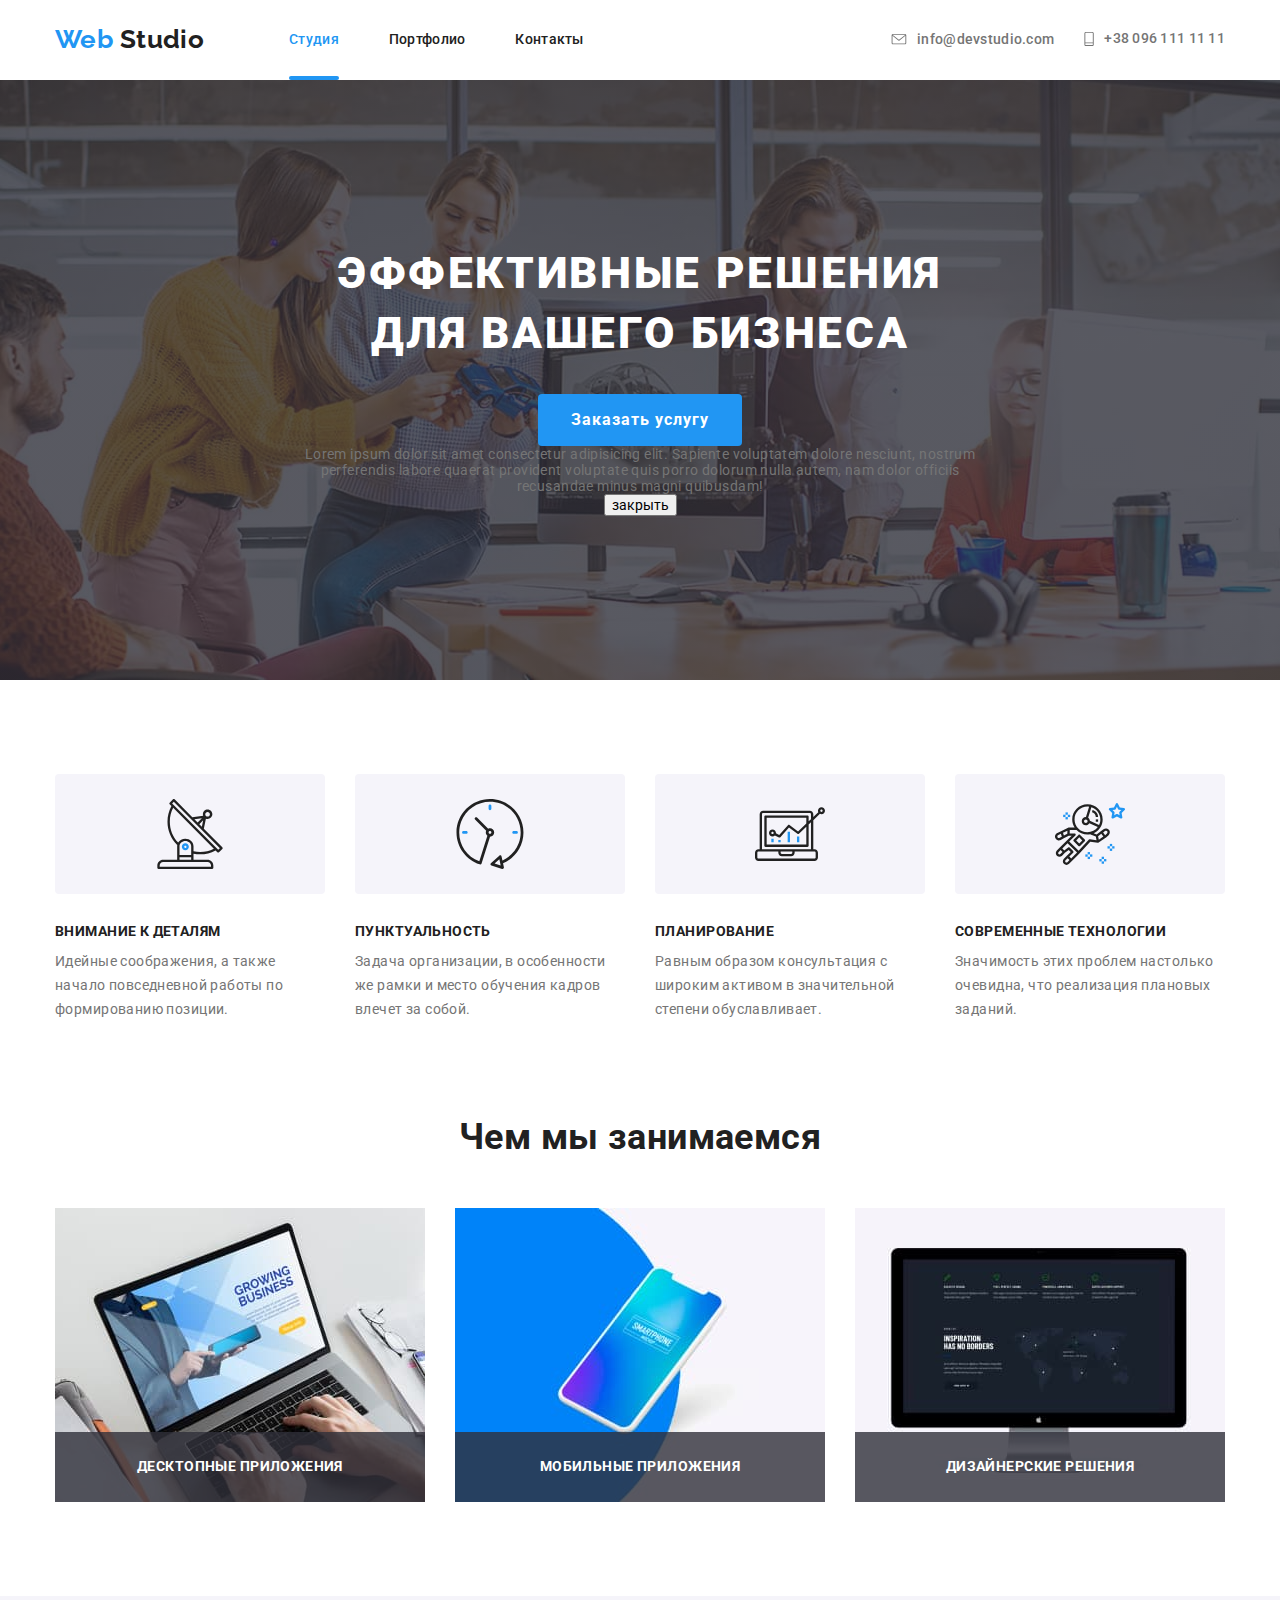
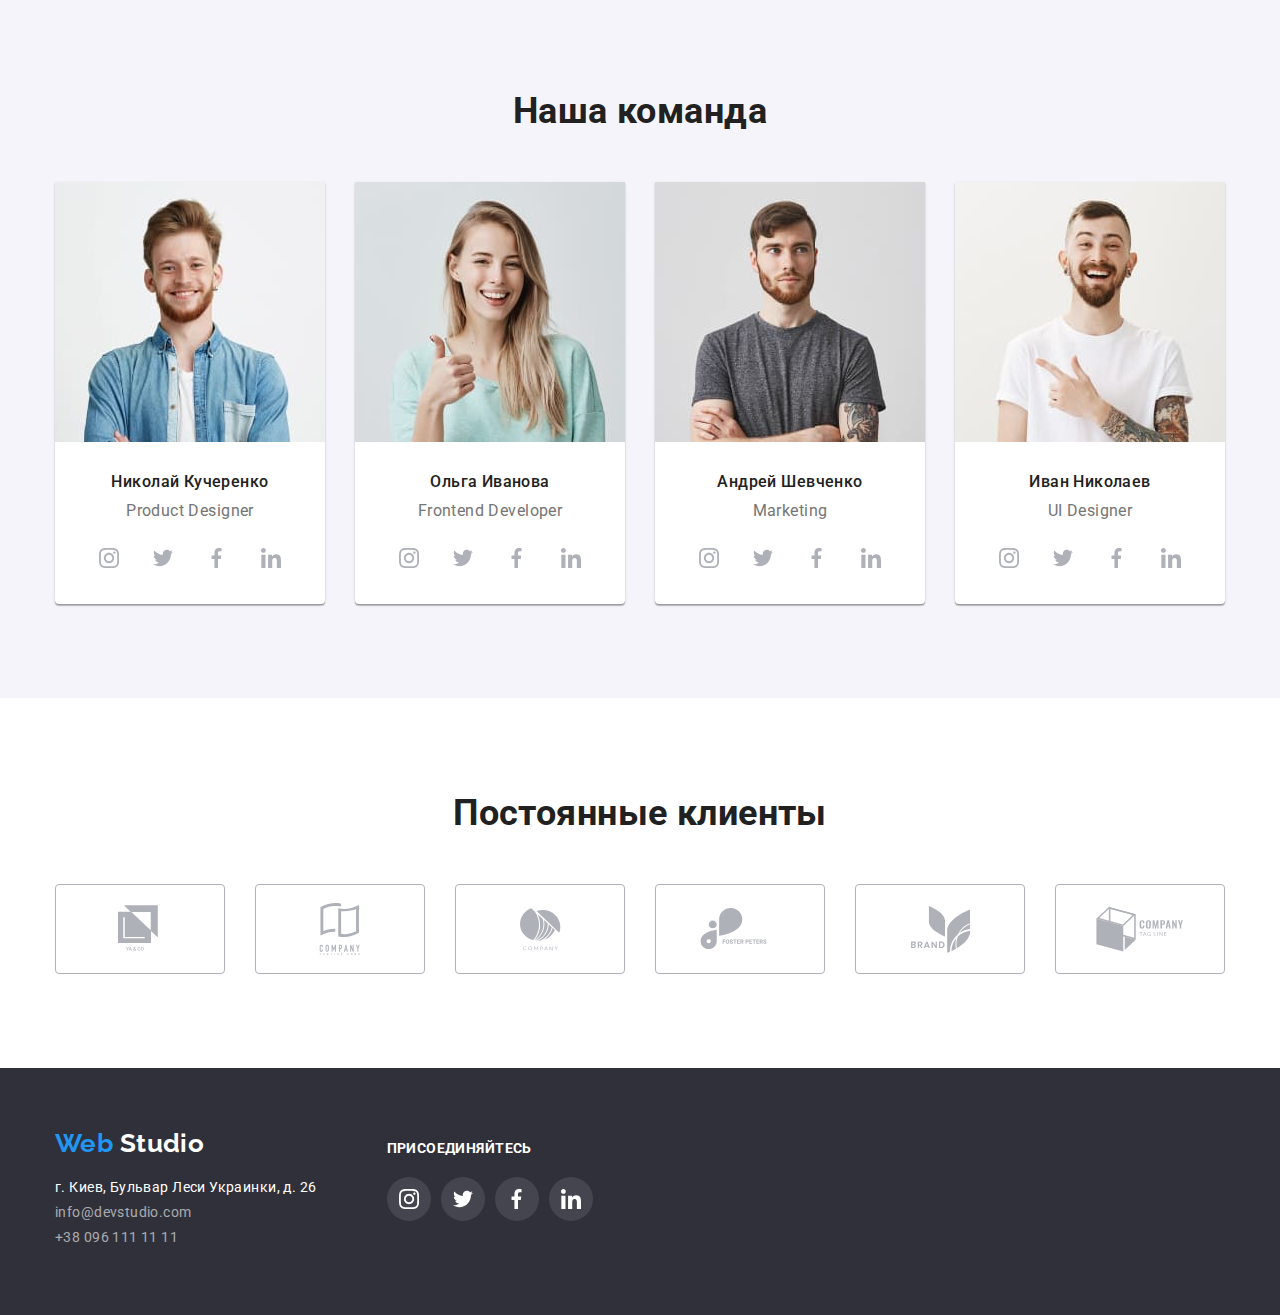
<file: index.html>
<!DOCTYPE html>
<html lang="ru">
  <head>
    <meta charset="UTF-8" />
    <meta name="viewport" content="width=device-width, initial-scale=1.0" />
    <title>goit-markup-hw-02</title>
    <link
      href="https://fonts.googleapis.com/css2?family=Raleway:wght@700&family=Roboto:wght@400;500;700;900&display=swap"
      rel="stylesheet"
    />
    <link
      rel="stylesheet"
      href="https://cdnjs.cloudflare.com/ajax/libs/modern-normalize/0.6.0/modern-normalize.min.css"
    />
    <link rel="stylesheet" href="./css/styles.css" />
  </head>
  <body>
    <!-- Шапка сайта -->
    <header>
      <div class="header-nav container">
        <nav class="header-nav">
          <a href="./index.html" class="logo"
            ><span class="web">Web </span>Studio</a
          >
          <ul class="site-nav list">
            <li class="item">
              <a href="./index.html" class="link current">Студия</a>
            </li>
            <li class="item">
              <a href="./portfolio.html" class="link">Портфолио</a>
            </li>
            <li class="item"><a href="" class="link">Контакты</a></li>
          </ul>
        </nav>
        <ul class="contacts list">
          <li class="item">
            <a href="mailto:info@devstudio.com" class="contacts-link"
              ><svg class="contacts-logo" width="16" height="11">
                <use href="./images/sprite.svg#icon-envelopew"></use></svg
              >info@devstudio.com</a
            >
          </li>
          <li class="item">
            <a href="" class="contacts-link"
              ><svg class="contacts-logo" width="10" height="14">
                <use href="./images/sprite.svg#icon-mobile"></use></svg
              >+38 096 111 11 11</a
            >
          </li>
        </ul>
      </div>
    </header>
    <main>
      <section class="hero">
        <div class="hero-content">
          <h1 class="hero-title">
            Эффективные решения для вашего бизнеса
          </h1>
          <button class="button" data-modal-open>Заказать услугу</button>
          <div class="backdrop is-hidden" data-modal>
            <div class="modal">
              <p>
                Lorem ipsum dolor sit amet consectetur adipisicing elit.
                Sapiente voluptatem dolore nesciunt, nostrum perferendis labore
                quaerat provident voluptate quis porro dolorum nulla autem, nam
                dolor officiis recusandae minus magni quibusdam!
              </p>
              <button data-modal-close>закрыть</button>
            </div>
          </div>
        </div>
      </section>
      <!-- наши преимущества -->
      <section class="advantages section">
        <div class="container">
          <h2 class="hidden">Наши преимущества</h2>
          <ul class="advantages-list list">
            <li class="advantages-item icon-antenna">
              <div class="advantages-icon">
                <svg width="70" height="70">
                  <use href="./images/sprite.svg#icon-antenna"></use>
                </svg>
              </div>
              <h3 class="advantages-title">Внимание к деталям</h3>
              <p class="text">
                Идейные соображения, а также начало повседневной работы по
                формированию позиции.
              </p>
            </li>
            <li class="advantages-item icon-clock">
              <div class="advantages-icon">
                <svg width="70" height="70">
                  <use href="./images/sprite.svg#icon-clock"></use>
                </svg>
              </div>
              <h3 class="advantages-title">Пунктуальность</h3>
              <p class="text">
                Задача организации, в особенности же рамки и место обучения
                кадров влечет за собой.
              </p>
            </li>
            <li class="advantages-item icon-diagram">
              <div class="advantages-icon">
                <svg width="70" height="70">
                  <use href="./images/sprite.svg#icon-diagram"></use>
                </svg>
              </div>
              <h3 class="advantages-title">Планирование</h3>
              <p class="text">
                Равным образом консультация с широким активом в значительной
                степени обуславливает.
              </p>
            </li>
            <li class="advantages-item icon-astronaut">
              <div class="advantages-icon">
                <svg width="70" height="70">
                  <use href="./images/sprite.svg#icon-astronaut"></use>
                </svg>
              </div>
              <h3 class="advantages-title">Современные технологии</h3>
              <p class="text">
                Значимость этих проблем настолько очевидна, что реализация
                плановых заданий.
              </p>
            </li>
          </ul>
        </div>
      </section>

      <!-- чем мы занимаемся -->

      <section class="directions section">
        <div class="container">
          <h2 class="section-title">Чем мы занимаемся</h2>
          <ul class="directions-list list">
            <li class="directions-item">
              <img
                src="./images/laptopopti.jpg"
                alt="Десктопные приложения"
                width="370"
                height="294"
              />
              <h3>Десктопные приложения</h3>
            </li>
            <li class="directions-item">
              <img
                src="./images/mobileappopti.jpg"
                alt="Мобильные приложения"
                width="370"
                height="294"
              />
              <h3>Мобильные приложения</h3>
            </li>
            <li class="directions-item">
              <img
                src="./images/designdecisionopti.jpg"
                alt="Дизайнерские решения"
                width="370"
                height="294"
              />
              <h3>Дизайнерские решения</h3>
            </li>
          </ul>
        </div>
      </section>

      <!-- наша команда -->

      <section class="team section">
        <div class="container">
          <h2 class="section-title">Наша команда</h2>
          <ul class="team-list list">
            <li class="team-item">
              <div class="team-image">
                <img src="./images/team/nikolayopti.jpg" alt="name" />
              </div>
              <div>
                <h3 class="team-name">Николай Кучеренко</h3>
                <p class="position">Product Designer</p>
                <ul class="social-links list">
                  <li class="social-links-item">
                    <a
                      href=""
                      class="social-links-icon"
                      aria-label="ссылка на instagram"
                    >
                      <svg class="icon">
                        <use href="./images/sprite.svg#icon-instagramw"></use>
                      </svg>
                    </a>
                  </li>
                  <li class="social-links-item">
                    <a
                      href=""
                      class="social-links-icon"
                      aria-label="ссылка на twitter"
                      ><svg class="icon">
                        <use
                          href="./images/sprite.svg#icon-twitterw"
                        ></use></svg
                    ></a>
                  </li>
                  <li class="social-links-item">
                    <a
                      href=""
                      class="social-links-icon"
                      aria-label="ссылка на instagram"
                    >
                      <svg class="icon">
                        <use href="./images/sprite.svg#icon-facebookw"></use>
                      </svg>
                    </a>
                  </li>
                  <li class="social-links-item">
                    <a
                      href=""
                      class="social-links-icon"
                      aria-label="ссылка на instagram"
                    >
                      <svg class="icon">
                        <use href="./images/sprite.svg#icon-linkedinw"></use>
                      </svg>
                    </a>
                  </li>
                </ul>
              </div>
            </li>
            <li class="team-item">
              <div class="team-image">
                <img src="./images/team/olhaopti.jpg" alt="name" />
              </div>
              <div>
                <h3 class="team-name">Ольга Иванова</h3>
                <p class="position">Frontend Developer</p>
                <ul class="social-links list">
                  <li class="social-links-item">
                    <a
                      href=""
                      class="social-links-icon"
                      aria-label="ссылка на instagram"
                    >
                      <svg class="icon">
                        <use href="./images/sprite.svg#icon-instagramw"></use>
                      </svg>
                    </a>
                  </li>
                  <li class="social-links-item">
                    <a
                      href=""
                      class="social-links-icon"
                      aria-label="ссылка на twitter"
                      ><svg class="icon">
                        <use
                          href="./images/sprite.svg#icon-twitterw"
                        ></use></svg
                    ></a>
                  </li>
                  <li class="social-links-item">
                    <a
                      href=""
                      class="social-links-icon"
                      aria-label="ссылка на instagram"
                    >
                      <svg class="icon">
                        <use href="./images/sprite.svg#icon-facebookw"></use>
                      </svg>
                    </a>
                  </li>
                  <li class="social-links-item">
                    <a
                      href=""
                      class="social-links-icon"
                      aria-label="ссылка на instagram"
                    >
                      <svg class="icon">
                        <use href="./images/sprite.svg#icon-linkedinw"></use>
                      </svg>
                    </a>
                  </li>
                </ul>
              </div>
            </li>
            <li class="team-item">
              <div class="team-image">
                <img src="./images/team/andreyopti.jpg" alt="name" />
              </div>
              <div>
                <h3 class="team-name">Андрей Шевченко</h3>
                <p class="position">Marketing</p>
                <ul class="social-links list">
                  <li class="social-links-item">
                    <a
                      href=""
                      class="social-links-icon"
                      aria-label="ссылка на instagram"
                    >
                      <svg class="icon">
                        <use href="./images/sprite.svg#icon-instagramw"></use>
                      </svg>
                    </a>
                  </li>
                  <li class="social-links-item">
                    <a
                      href=""
                      class="social-links-icon"
                      aria-label="ссылка на twitter"
                      ><svg class="icon">
                        <use
                          href="./images/sprite.svg#icon-twitterw"
                        ></use></svg
                    ></a>
                  </li>
                  <li class="social-links-item">
                    <a
                      href=""
                      class="social-links-icon"
                      aria-label="ссылка на instagram"
                    >
                      <svg class="icon">
                        <use href="./images/sprite.svg#icon-facebookw"></use>
                      </svg>
                    </a>
                  </li>
                  <li class="social-links-item">
                    <a
                      href=""
                      class="social-links-icon"
                      aria-label="ссылка на instagram"
                    >
                      <svg class="icon">
                        <use href="./images/sprite.svg#icon-linkedinw"></use>
                      </svg>
                    </a>
                  </li>
                </ul>
              </div>
            </li>
            <li class="team-item">
              <div class="team-image">
                <img src="./images/team/ivanopti.jpg" alt="name" />
              </div>
              <div>
                <h3 class="team-name">Иван Николаев</h3>
                <p class="position">UI Designer</p>
                <ul class="social-links list">
                  <li class="social-links-item">
                    <a
                      href=""
                      class="social-links-icon"
                      aria-label="ссылка на instagram"
                    >
                      <svg class="icon">
                        <use href="./images/sprite.svg#icon-instagramw"></use>
                      </svg>
                    </a>
                  </li>
                  <li class="social-links-item">
                    <a
                      href=""
                      class="social-links-icon"
                      aria-label="ссылка на twitter"
                      ><svg class="icon">
                        <use
                          href="./images/sprite.svg#icon-twitterw"
                        ></use></svg
                    ></a>
                  </li>
                  <li class="social-links-item">
                    <a
                      href=""
                      class="social-links-icon"
                      aria-label="ссылка на instagram"
                    >
                      <svg class="icon">
                        <use href="./images/sprite.svg#icon-facebookw"></use>
                      </svg>
                    </a>
                  </li>
                  <li class="social-links-item">
                    <a
                      href=""
                      class="social-links-icon"
                      aria-label="ссылка на instagram"
                    >
                      <svg class="icon">
                        <use href="./images/sprite.svg#icon-linkedinw"></use>
                      </svg>
                    </a>
                  </li>
                </ul>
              </div>
            </li>
          </ul>
        </div>
      </section>

      <!-- постоянные клиенты -->

      <section class="clients section">
        <div class="container">
          <h2 class="section-title">Постоянные клиенты</h2>
          <ul class="clients-list list">
            <li class="clients-item">
              <a href="" class="clients-link"
                ><svg class="clients-logo" width="44" height="49">
                  <use href="./images/sprite.svg#icon-client1"></use></svg
              ></a>
            </li>
            <li class="clients-item">
              <a href="" class="clients-link"
                ><svg class="clients-logo" width="44" height="52">
                  <use href="./images/sprite.svg#icon-client2"></use></svg
              ></a>
            </li>
            <li class="clients-item">
              <a href="" class="clients-link"
                ><svg class="clients-logo" width="41" height="43">
                  <use href="./images/sprite.svg#icon-client3"></use></svg
              ></a>
            </li>
            <li class="clients-item">
              <a href="" class="clients-link"
                ><svg class="clients-logo" width="80" height="42">
                  <use href="./images/sprite.svg#icon-client4"></use></svg
              ></a>
            </li>
            <li class="clients-item">
              <a href="" class="clients-link"
                ><svg class="clients-logo" width="59" height="47">
                  <use href="./images/sprite.svg#icon-client5"></use></svg
              ></a>
            </li>
            <li class="clients-item">
              <a href="" class="clients-link"
                ><svg class="clients-logo" width="88" height="45">
                  <use href="./images/sprite.svg#icon-client6"></use></svg
              ></a>
            </li>
          </ul>
        </div>
      </section>
    </main>
    <footer>
      <div class="container-footer container">
        <div class="address">
          <a href="./index.html" class="logowhite"
            ><span class="web">Web </span>Studio</a
          >
          <address class="footer-addres">
            <span class="address-kiev"
              >г. Киев, Бульвар Леси Украинки, д. 26</span
            ><br />
            <a href="info@devstudio.com" class="footer-contacts"
              >info@devstudio.com</a
            ><br />
            <a href="tel:+380961111111" class="footer-contacts"
              >+38 096 111 11 11</a
            >
          </address>
        </div>
        <div class="footer-links">
          <b class="join-us">присоединяйтесь</b>
          <ul class="footer-list list">
            <li class="footer-item">
              <a
                href=""
                class="footer-social-links"
                aria-label="ссылка на instagram"
              >
                <svg class="footer-icon">
                  <use href="./images/sprite.svg#icon-instagramw"></use></svg
              ></a>
            </li>
            <li class="footer-item">
              <a
                href=""
                class="footer-social-links"
                aria-label="ссылка на twitter"
              >
                <svg class="footer-icon">
                  <use href="./images/sprite.svg#icon-twitterw"></use></svg
              ></a>
            </li>
            <li class="footer-item">
              <a
                href=""
                class="footer-social-links"
                aria-label="ссылка на facebook"
              >
                <svg class="footer-icon">
                  <use href="./images/sprite.svg#icon-facebookw"></use></svg
              ></a>
            </li>
            <li class="footer-item">
              <a
                href=""
                class="footer-social-links"
                aria-label="ссылка на linkedin"
              >
                <svg class="footer-icon">
                  <use href="./images/sprite.svg#icon-linkedinw"></use></svg
              ></a>
            </li>
          </ul>
          <!-- <p class="develop">2020 | Developed by GoIT Students</p> -->
        </div>
      </div>
    </footer>
  </body>
</html>
</file>
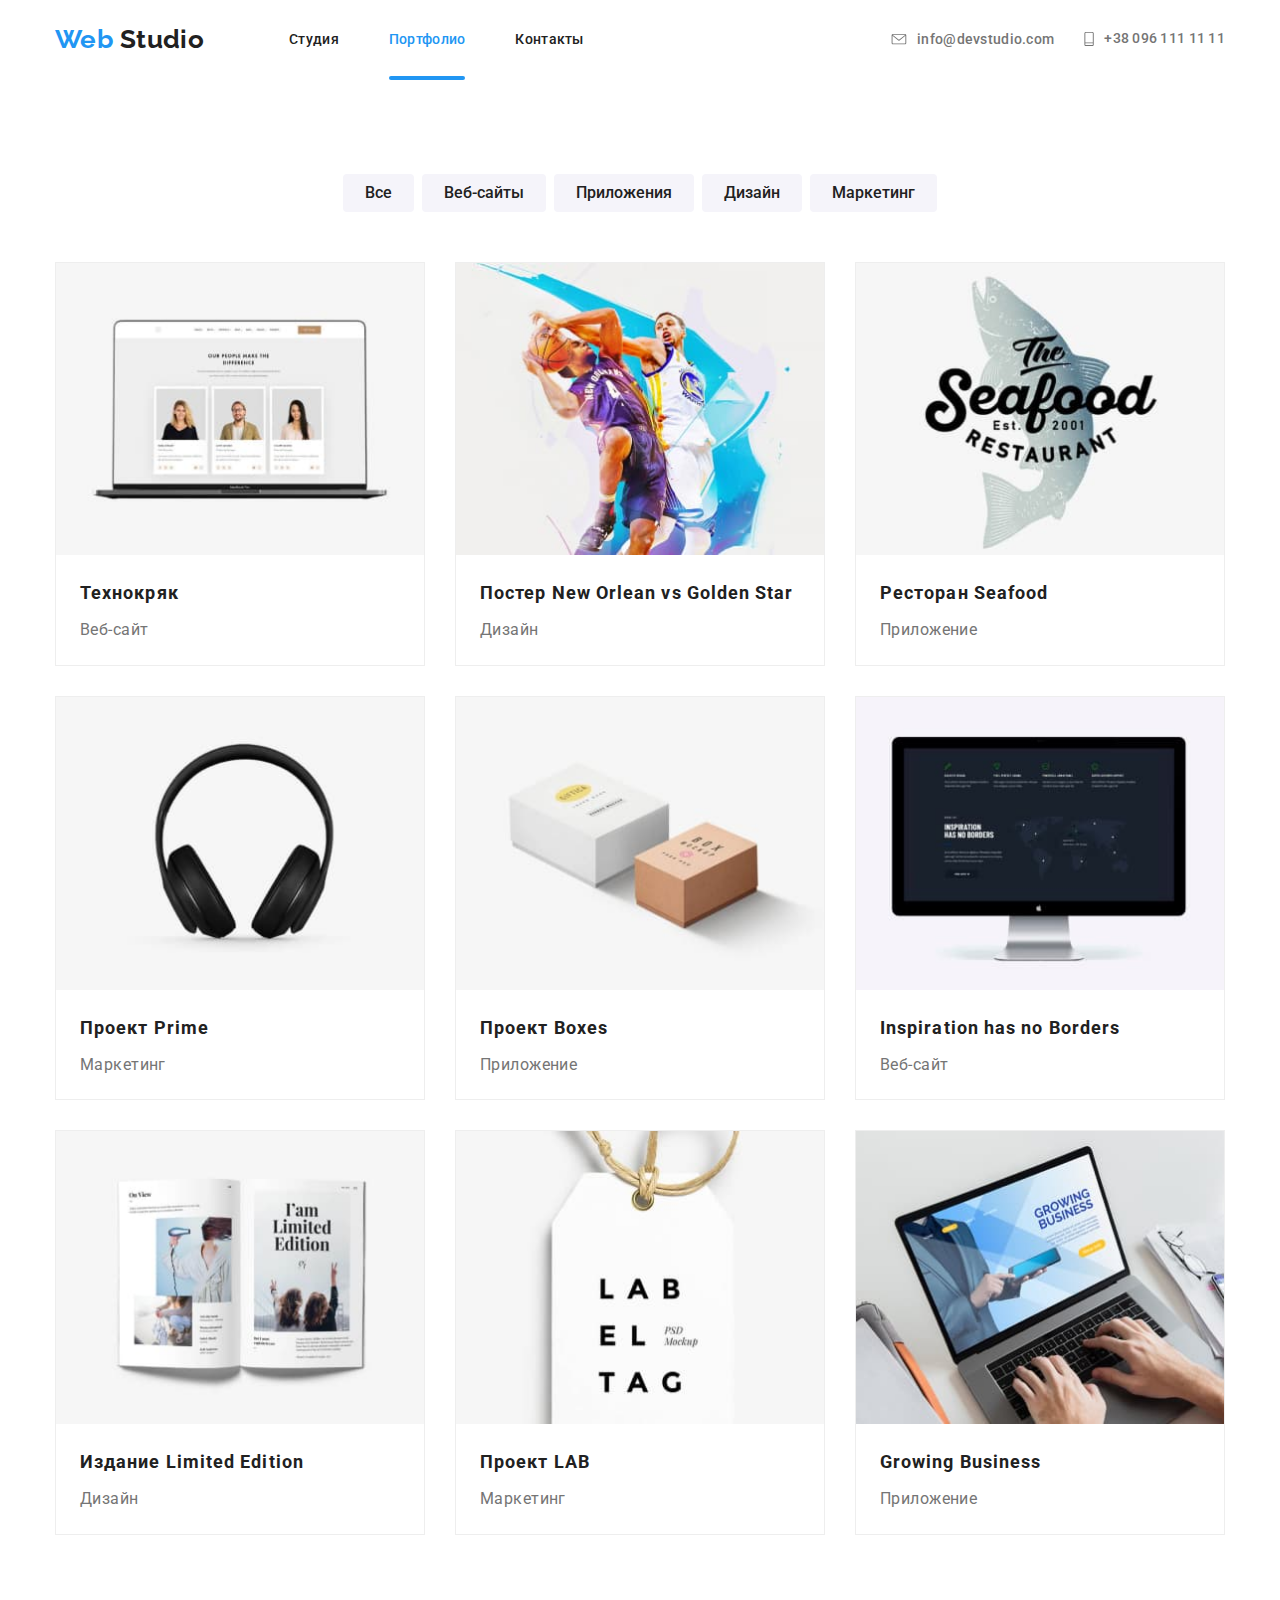
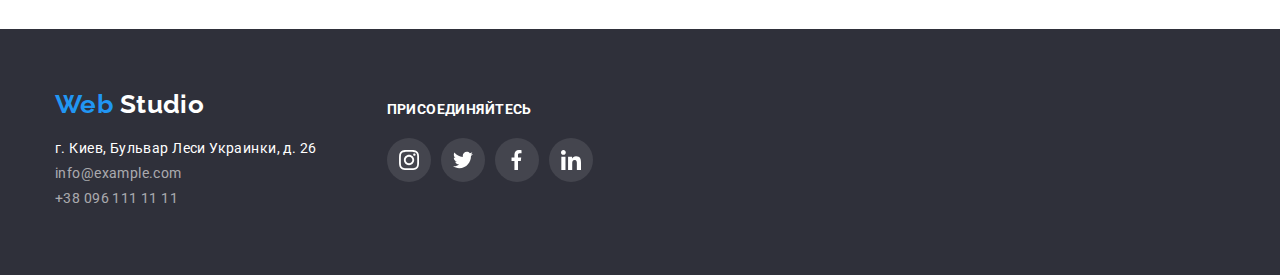
<file: portfolio.html>
<!DOCTYPE html>
<html lang="ru">
  <head>
    <meta charset="UTF-8" />
    <meta name="viewport" content="width=device-width, initial-scale=1.0" />
    <title>портфолио</title>
    <link
      href="https://fonts.googleapis.com/css2?family=Raleway:wght@700&family=Roboto:wght@400;500;700;900&display=swap"
      rel="stylesheet"
    />
    <link
      rel="stylesheet"
      href="https://cdnjs.cloudflare.com/ajax/libs/modern-normalize/0.6.0/modern-normalize.min.css"
    />
    <link rel="stylesheet" href="./css/styles.css" />
  </head>
  <body>
    <!-- шапка -->
    <header>
      <div class="header-nav container">
        <nav class="header-nav">
          <a href="./index.html" class="logo"
            ><span class="web">Web </span>Studio</a
          >
          <ul class="site-nav list">
            <li class="item">
              <a href="./index.html" class="link">Студия</a>
            </li>
            <li class="item">
              <a href="./portfolio.html" class="link current">Портфолио</a>
            </li>
            <li class="item"><a href="" class="link">Контакты</a></li>
          </ul>
        </nav>
        <ul class="contacts list">
          <li class="item">
            <a href="" class="contacts-link"
              ><svg class="contacts-logo" width="16" height="11">
                <use href="./images/sprite.svg#icon-envelopew"></use></svg
              >info@devstudio.com</a
            >
          </li>
          <li class="item">
            <a href="" class="contacts-link"
              ><svg class="contacts-logo" width="10" height="14">
                <use href="./images/sprite.svg#icon-mobile"></use></svg
              >+38 096 111 11 11</a
            >
          </li>
        </ul>
      </div>
    </header>
    <main>
      <section class="section">
        <div class="container">
          <h1 class="hidden">портфолио</h1>
          <!-- кнопки -->
          <ul class="buttons list">
            <li class="buttons-item">
              <button class="buttons-portfolio" type="button">Все</button>
            </li>
            <li class="buttons-item">
              <button class="buttons-portfolio" type="button">Веб-сайты</button>
            </li>
            <li class="buttons-item">
              <button class="buttons-portfolio" type="button">
                Приложения
              </button>
            </li>
            <li class="buttons-item">
              <button class="buttons-portfolio" type="button">Дизайн</button>
            </li>
            <li class="buttons-item">
              <button class="buttons-portfolio" type="button">Маркетинг</button>
            </li>
          </ul>
          <!-- виды работ -->
          <ul class="projects list">
            <li class="projects-item">
              <a href="">
                <div class="projects-thump">
                  <img
                    src="./images/tehnoopti.jpg"
                    class="projects-image"
                    alt="технокряк"
                    width="370"
                    height="294"
                  />
                  <p class="projects-text">
                    Технокряк это современная площадка распространения
                    коронавируса. Компании используют эту платформу для
                    цифрового шпионажа и атак на защищённые сервера конкурентов.
                  </p>
                </div>
                <div class="projects-works">
                  <h2 class="projects-title">Технокряк</h2>
                  <p class="projects-type">Веб-сайт</p>
                </div>
              </a>
            </li>
            <li class="projects-item">
              <a href="">
                <div class="projects-thump">
                  <img
                    src="./images/new-orleanopti.jpg"
                    class="projects-image"
                    alt="постер Нью Орлеан"
                    width="370"
                    height="294"
                  />
                  <p class="projects-text">
                    Технокряк это современная площадка распространения
                    коронавируса. Компании используют эту платформу для
                    цифрового шпионажа и атак на защищённые сервера конкурентов.
                  </p>
                </div>
                <div class="projects-works">
                  <h2 class="projects-title">
                    Постер New Orlean vs Golden Star
                  </h2>
                  <p class="projects-type">Дизайн</p>
                </div>
              </a>
            </li>
            <li class="projects-item">
              <a href="">
                <div class="projects-thump">
                  <img
                    src="./images/seafoodopti.jpg"
                    class="projects-image"
                    alt="ресторан морепродукты"
                    width="370"
                    height="294"
                  />
                  <p class="projects-text">
                    Технокряк это современная площадка распространения
                    коронавируса. Компании используют эту платформу для
                    цифрового шпионажа и атак на защищённые сервера конкурентов.
                  </p>
                </div>
                <div class="projects-works">
                  <h2 class="projects-title">Ресторан Seafood</h2>
                  <p class="projects-type">Приложение</p>
                </div>
              </a>
            </li>
            <li class="projects-item">
              <a href="">
                <div class="projects-thump">
                  <img
                    src="./images/headphonesopti.jpg"
                    class="projects-image"
                    alt="проект Прайм"
                    width="370"
                    height="294"
                  />
                  <p class="projects-text">
                    Технокряк это современная площадка распространения
                    коронавируса. Компании используют эту платформу для
                    цифрового шпионажа и атак на защищённые сервера конкурентов.
                  </p>
                </div>
                <div class="projects-works">
                  <h2 class="projects-title">Проект Prime</h2>
                  <p class="projects-type">Маркетинг</p>
                </div>
              </a>
            </li>
            <li class="projects-item">
              <a href="">
                <div class="projects-thump">
                  <img
                    src="./images/boxesopti.jpg"
                    class="projects-image"
                    alt="проект коробки"
                    width="370"
                    height="294"
                  />
                  <p class="projects-text">
                    Технокряк это современная площадка распространения
                    коронавируса. Компании используют эту платформу для
                    цифрового шпионажа и атак на защищённые сервера конкурентов.
                  </p>
                </div>
                <div class="projects-works">
                  <h2 class="projects-title">Проект Boxes</h2>
                  <p class="projects-type">Приложение</p>
                </div>
              </a>
            </li>
            <li class="projects-item">
              <a href="">
                <div class="projects-thump">
                  <img
                    src="./images/inspiration-has-no-bordersopti.jpg"
                    class="projects-image"
                    alt="Вдохновение не имеет границ"
                    width="370"
                    height="294"
                  />
                  <p class="projects-text">
                    Технокряк это современная площадка распространения
                    коронавируса. Компании используют эту платформу для
                    цифрового шпионажа и атак на защищённые сервера конкурентов.
                  </p>
                </div>
                <div class="projects-works">
                  <h2 class="projects-title">Inspiration has no Borders</h2>
                  <p class="projects-type">Веб-сайт</p>
                </div>
              </a>
            </li>
            <li class="projects-item">
              <a href="">
                <div class="projects-thump">
                  <img
                    src="./images/limited-editionopti.jpg"
                    class="progects-image"
                    alt=" издание ограниченный выпуск"
                    width="370"
                    height="294"
                  />
                  <p class="projects-text">
                    Технокряк это современная площадка распространения
                    коронавируса. Компании используют эту платформу для
                    цифрового шпионажа и атак на защищённые сервера конкурентов.
                  </p>
                </div>
                <div class="projects-works">
                  <h2 class="projects-title">Издание Limited Edition</h2>
                  <p class="projects-type">Дизайн</p>
                </div>
              </a>
            </li>
            <li class="projects-item">
              <a href="">
                <div class="projects-thump">
                  <img
                    src="./images/labopti.jpg"
                    class="projects-image"
                    alt="проект ЛАБ"
                    width="370"
                    height="294"
                  />
                  <p class="projects-text">
                    Технокряк это современная площадка распространения
                    коронавируса. Компании используют эту платформу для
                    цифрового шпионажа и атак на защищённые сервера конкурентов.
                  </p>
                </div>
                <div class="projects-works">
                  <h2 class="projects-title">Проект LAB</h2>
                  <p class="projects-type">Маркетинг</p>
                </div>
              </a>
            </li>
            <li class="projects-item">
              <a href="">
                <div class="projects-thump">
                  <img
                    src="./images/growing-businessopti.jpg"
                    class="projects-image"
                    alt="Растущий бизнес"
                    width="370"
                    height="294"
                  />
                  <p class="projects-text">
                    Технокряк это современная площадка распространения
                    коронавируса. Компании используют эту платформу для
                    цифрового шпионажа и атак на защищённые сервера конкурентов.
                  </p>
                </div>
                <div class="projects-works">
                  <h2 class="projects-title">Growing Business</h2>
                  <p class="projects-type">Приложение</p>
                </div>
              </a>
            </li>
          </ul>
        </div>
      </section>
    </main>
    <footer>
      <div class="container-footer container">
        <div class="address">
          <a href="./index.html" class="logowhite"
            ><span class="web">Web </span>Studio</a
          >
          <address class="footer-addres">
            <span class="address-kiev"
              >г. Киев, Бульвар Леси Украинки, д. 26</span
            ><br />
            <a href="mailto:info@example.com" class="footer-contacts"
              >info@example.com</a
            ><br />
            <a href="tel:+380961111111" class="footer-contacts"
              >+38 096 111 11 11</a
            >
          </address>
        </div>
        <div class="footer-links">
          <b class="join-us">присоединяйтесь</b>
          <ul class="footer-list list">
            <li class="footer-item">
              <a
                href=""
                class="footer-social-links"
                aria-label="ссылка на instagram"
              >
                <svg class="footer-icon">
                  <use href="./images/sprite.svg#icon-instagramw"></use></svg
              ></a>
            </li>
            <li class="footer-item">
              <a
                href=""
                class="footer-social-links"
                aria-label="ссылка на twitter"
              >
                <svg class="footer-icon">
                  <use href="./images/sprite.svg#icon-twitterw"></use></svg
              ></a>
            </li>
            <li class="footer-item">
              <a
                href=""
                class="footer-social-links"
                aria-label="ссылка на facebook"
              >
                <svg class="footer-icon">
                  <use href="./images/sprite.svg#icon-facebookw"></use></svg
              ></a>
            </li>
            <li class="footer-item">
              <a
                href=""
                class="footer-social-links"
                aria-label="ссылка на linkedin"
              >
                <svg class="footer-icon">
                  <use href="./images/sprite.svg#icon-linkedinw"></use></svg
              ></a>
            </li>
          </ul>
          <!-- <p class="develop">2020 | Developed by GoIT Students</p> -->
        </div>
      </div>
    </footer>
  </body>
</html>
</file>
<file: css/styles.css>
/* background: #FFFFFF; шапка
background: #E5E5E5; постоянные клиенты основной цвет  страници
color: #757575; основной текс
color: #212121; заголовки
color: #2196F3; синий цвет  info@devstudio.com
background: #AFB1B8; цвет соц.сетей
background: #F5F4FA; цвет фона преимуществ . наша команда
background: rgba(47, 48, 58, 0.8); Десктопные приложения.Мобильные приложения.
background: #2F303A; подвал основной цвет
color: rgba(255, 255, 255, 0.6); info@example.com +38 099 111 11 11 */

:root {
  --primary-text-color: #757575;
  --title-text-color: #212121;
  --accent-color: #2196f3;
  --primary-white-color: #ffffff;
  --secondary-background-color: #f5f4fa;
}

body {
  background-color: #ffffff;
  color: var(--primary-text-color);

  font-family: Roboto, sans-serif;
  letter-spacing: 0.03em;
  font-size: 14px;
}

.container {
  margin-left: auto;
  margin-right: auto;
  width: 1200px;
  padding-left: 15px;
  padding-right: 15px;
  /* outline: 2px solid tomato; */
}

.section {
  padding-top: 94px;
  padding-bottom: 94px;
}
img {
  display: block;
  max-width: 100%;
  height: auto;
}

h1,
h2,
h3,
h4,
h5,
h6,
p {
  margin-top: 0;
  margin-bottom: 0;
}

a {
  text-decoration: none;
}

.list {
  margin: 0;
  padding: 0;
  list-style: none;
}

.hidden {
  display: none;
}

/* шапка */

.logo {
  color: var(--title-text-color);

  font-family: Raleway;
  font-weight: 700;
  font-size: 26px;
  line-height: 1.2;
}

.web {
  color: var(--accent-color);
}
/* site nav */
.site-nav {
  display: flex;
  margin-left: 85px;
}

.header-nav {
  display: flex;
  align-items: center;
}

.site-nav .item:not(:last-child) {
  margin-right: 50px;
}

.site-nav .item {
  position: relative;
}

.site-nav .link {
  display: block;
  padding-top: 32px;
  padding-bottom: 32px;

  color: var(--title-text-color);

  font-weight: 500;
  line-height: 1.14;
  letter-spacing: 0.02em;

  transition: color 250ms cubic-bezier(0.4, 0, 0.2, 1);
}

.site-nav .link.current {
  color: var(--accent-color);
}

.link.current::after {
  content: '';
  display: inline-block;
  width: 100%;
  height: 4px;
  background-color: var(--accent-color);
  border-radius: 2px;
  position: absolute;
  bottom: 0;
  right: 0;
}

.site-nav .link:hover,
.site-nav .link:focus {
  color: var(--accent-color);
}

/* class="contacts */

.contacts > .item {
  align-self: center;
}

/* .contacts-link::before {
  content: '';
  align-self: center;
  margin-right: 10px;
  background-repeat: no-repeat;
  display: block;
  background-position: center;
}
.contacts-link.mail::before {
  background-image: url(../images/envelopew.svg);
  width: 16px;
  height: 11px;
}

.contacts-link.phone::before {
  background-image: url(../images/mobile.svg);
  width: 10px;
  height: 15px;
} */

.contacts {
  display: flex;
  margin-left: auto;
}
.contacts .item:not(:last-child) {
  margin-right: 30px;
}

.contacts .contacts-link {
  color: var(--primary-text-color);

  display: inline-flex;
  justify-content: center;
  align-items: center;
  font-weight: 500;
  line-height: 1.14;
  letter-spacing: 0.02em;

  transition: color 250ms cubic-bezier(0.4, 0, 0.2, 1);
}
.contacts-logo {
  margin-right: 10px;
  fill: currentColor;
}

.contacts .contacts-link:hover,
.contacts .contacts-link:focus {
  color: var(--accent-color);
}

/* герой */

.hero-title {
  margin-top: 0;
  margin-bottom: 30px;

  color: var(--primary-white-color);

  font-weight: 900;
  font-size: 44px;
  line-height: 1.36;
  letter-spacing: 0.06em;
  text-transform: uppercase;
}

.hero {
  display: flex;
  /* flex-direction: column;
  align-items: center;
  justify-content: center; */

  text-align: center;
  max-width: 1600px;
  height: 600px;
  /* padding-top: 200px;
  padding-bottom: 600px; */

  margin-left: auto;
  margin-right: auto;
  background-position: center;
  background-repeat: no-repeat;
  background-image: linear-gradient(
      to right,
      rgba(47, 48, 58, 0.8),
      rgba(47, 48, 58, 0.8)
    ),
    url('../images/headeroptamiz.jpg');
  background-size: cover;
}
.hero-content {
  max-width: 696px;
  margin: auto;
  /* margin-right: auto; */
}

.button {
  border-radius: 4px;
  padding: 10px 32px;
  display: inline-block;
  min-width: 200px;
  border: 1px solid transparent;

  color: var(--primary-white-color);
  background-color: var(--accent-color);

  font-weight: 700;
  font-size: 16px;
  line-height: 1.87;
  align-items: center;
  text-align: center;
  letter-spacing: 0.06em;
}

/*наши преимущества*/

.advantages-list {
  display: flex;
  flex-wrap: wrap;
}
/* .advantages-item::before {
  content: '';
  display: block;
  height: 120px;
  border-radius: 4px;
  background-repeat: no-repeat;
  background-position: center;
  background-color: var(--secondary-background-color);
  margin-bottom: 30px;
} */

/* .icon-antenna::before {
  background-image: url(../images/antenna.svg);
}
.icon-clock::before {
  background-image: url(../images/clock.svg);
}
.icon-diagram::before {
  background-image: url(../images/diagram.svg);
}
.icon-astronaut::before {
  background-image: url(../images/astronaut.svg);
}
.advantages-icon {
  background-color: var(--secondary-background-color);
} */
.advantages-icon {
  display: inline-flex;
  width: 100%;
  height: 120px;
  box-sizing: border-box;
  border-radius: 4px;
  justify-content: center;
  align-items: center;
  background-color: var(--secondary-background-color);
  margin-bottom: 30px;
}

.advantages-item:not(:last-child) {
  margin-right: 30px;
}

.advantages-list {
  display: flex;
  flex-wrap: wrap;
}

.advantages-item {
  justify-content: space-between;
  width: 270px;
}

.advantages-title {
  margin-bottom: 10px;
  color: var(--title-text-color);

  font-weight: 700;
  font-size: 14px;
  line-height: 1.14;
  text-transform: uppercase;
}
.text {
  font-weight: 400;
  font-size: 14px;
  line-height: 1.71;
}

/*  наше напрвление*/

.section-title {
  margin-bottom: 50px;

  color: var(--title-text-color);

  font-weight: 700;
  font-size: 36px;
  line-height: 1.17;
  text-align: center;
}

.directions-item {
  position: relative;
}

.directions-item > h3 {
  color: var(--primary-white-color);
  background-color: rgba(47, 48, 58, 0.8);

  padding-top: 27px;
  padding-bottom: 27px;
  font-weight: 700;
  font-size: 14px;
  line-height: 1.14;
  text-align: center;
  text-transform: uppercase;
  position: absolute;
  width: 100%;
  left: 0;
  bottom: 0;
}

.directions {
  padding-top: 0;
}
.directions-list {
  display: flex;
  flex-wrap: wrap;
}
.directions-item:not(:last-child) {
  margin-right: 30px;
}

/* наша команда */

.team {
  background-color: var(--secondary-background-color);
}

.team-list {
  display: flex;
  flex-wrap: wrap;
}

.team-image {
  margin-bottom: 30px;
}

.team-name {
  margin-bottom: 10px;

  color: var(--title-text-color);

  font-weight: 500;
  font-size: 16px;
  line-height: 1.19;
  text-align: center;
}

.team-item:not(:last-child) {
  margin-right: 30px;
}

.team-item {
  background-color: var(--primary-white-color);
  box-shadow: 0px 2px 1px rgba(0, 0, 0, 0.2), 0px 1px 1px rgba(0, 0, 0, 0.14),
    0px 1px 3px rgba(0, 0, 0, 0.12);
  border-radius: 0px 0px 4px 4px;
  width: 270px;
}

.social-links {
  display: flex;
  justify-content: center;

  width: 270px;
  margin-bottom: 24px;
}

.social-links-icon {
  display: inline-flex;
  justify-content: center;
  align-items: center;

  width: 44px;
  height: 44px;
  border-radius: 50%;
  color: #afb1b8;

  transition: 250ms cubic-bezier(0.4, 0, 0.2, 1);
}

.social-links-icon .icon {
  fill: currentColor;

  width: 20px;
  height: 20px;
}

.social-links-icon:hover,
.social-links-icon:focus {
  color: var(--primary-white-color);
  background-color: var(--accent-color);
}

.social-links-item:not(:last-child) {
  margin-right: 10px;
}

.position {
  margin-bottom: 16px;

  font-size: 16px;
  line-height: 1.19;
  text-align: center;
}
/* постоянные клиенты */

.clients-link {
  display: inline-flex;
  justify-content: center;
  align-items: center;
  border: 1px solid #afb1b8;
  box-sizing: border-box;
  border-radius: 4px;
  width: 170px;
  height: 90px;
  color: #afb1b8;

  transition: 250ms cubic-bezier(0.4, 0, 0.2, 1);
}

.clients-link .clients-logo {
  fill: currentColor;
}

.clients-link:hover,
.clients-link:focus {
  color: var(--accent-color);
  background-color: var(--primary-white-color);
  border: 1px solid var(--accent-color);
}

.clients-list {
  display: flex;
  flex-wrap: wrap;
  justify-content: center;
}
.clients-item:not(:last-child) {
  margin-right: 30px;
}

/* футер */

.footer-list {
  display: flex;
  flex-wrap: wrap;
}

.container-footer {
  display: flex;
  flex-wrap: wrap;
}

.footer-item:not(:last-child) {
  margin-right: 10px;
}

footer {
  background-color: #2f303a;
}

.footer-links {
  margin-top: 72px;
  margin-bottom: 57px;
}

.logowhite {
  display: inline-block;
  margin-bottom: 20px;

  color: var(--primary-white-color);

  font-family: Raleway;
  font-weight: 700;
  font-size: 26px;
  line-height: 1.2;
}
.footer-address {
  font-family: Roboto;
  font-size: 14px;
  line-height: 1.71;
}
.address {
  margin-right: 70px;
  margin-top: 60px;
  margin-bottom: 60px;
}

.address-kiev {
  display: inline-block;
  margin-bottom: 9px;
  color: var(--primary-white-color);
  font-style: normal;
}
.footer-contacts {
  display: inline-block;
  margin-bottom: 9px;
  color: rgba(255, 255, 255, 0.6);
  font-style: normal;

  transition: color 250ms cubic-bezier(0.4, 0, 0.2, 1);
}

.footer-contacts:hover,
.footer-contacts:focus {
  color: var(--accent-color);
}

.join-us {
  display: inline-block;
  margin-bottom: 20px;

  color: var(--primary-white-color);

  font-weight: 700;
  font-size: 14px;
  line-height: 1.14;
  text-transform: uppercase;
}

.footer-social-links {
  display: inline-flex;
  justify-content: center;
  align-items: center;

  width: 44px;
  height: 44px;
  border-radius: 50%;
  color: var(--primary-white-color);
  background-color: rgba(255, 255, 255, 0.1);

  transition: 250ms cubic-bezier(0.4, 0, 0.2, 1);
}

.footer-social-links .footer-icon {
  fill: currentColor;

  width: 20px;
  height: 20px;
}

.footer-social-links:hover,
.footer-social-links:focus {
  color: var(--primary-white-color);
  background-color: var(--accent-color);
}

.develop {
  display: inline-block;
  margin-bottom: 21px;

  color: rgba(255, 255, 255, 0.4);

  font-size: 12px;
  line-height: 2;
  text-align: center;
}

/* стили для портфолио */

.buttons {
  display: flex;
  justify-content: center;
  margin-bottom: 50px;
  border-radius: 4px;
}

.buttons-item:not(:last-child) {
  margin-right: 8px;
}

.buttons-portfolio {
  border-radius: 4px;
  padding: 6px 22px;
  border: none;

  color: var(--title-text-color);
  background-color: var(--secondary-background-color);

  font-weight: 500;
  font-size: 16px;
  line-height: 1.62;
  text-align: center;

  transition: 250ms cubic-bezier(0.4, 0, 0.2, 1);
}

.buttons-portfolio:hover,
.buttons-portfolio:focus {
  color: var(--primary-white-color);
  background-color: var(--accent-color);
  box-shadow: 0px 2px 2px rgba(0, 0, 0, 0.12), 0px 1px 2px rgba(0, 0, 0, 0.08),
    0px 3px 1px rgba(0, 0, 0, 0.1);
}

/* виды работ */

.projects {
  display: flex;
  flex-wrap: wrap;
}
/* .projects {
  display: flex;
  flex-wrap: wrap;
  justify-content:space-between;
} */

.projects-item {
  width: 370px;
  margin-right: 30px;
  margin-bottom: 30px;
  border: 1px solid #eeeeee;

  transition: 250ms cubic-bezier(0.4, 0, 0.2, 1);
}

.projects-item:hover,
.projects-item:focus {
  box-shadow: 1px 4px 6px rgba(0, 0, 0, 0.16), 0px 4px 4px rgba(0, 0, 0, 0.06),
    0px 1px 1px rgba(0, 0, 0, 0.12);
}

.projects-item:nth-child(3n) {
  margin-right: 0;
}
.projects-item:nth-last-child(-n + 3) {
  margin-bottom: 0;
}

.projects-thump {
  position: relative;
  overflow: hidden;
}

.projects-works {
  padding: 20px 24px;
}

.projects-title {
  margin-bottom: 4px;

  color: var(--title-text-color);

  font-weight: 700;
  font-size: 18px;
  line-height: 2;
  letter-spacing: 0.06em;
}

.projects-type {
  font-weight: 400;
  font-size: 16px;
  line-height: 1.87;
  color: var(--primary-text-color);
}

.projects-text {
  color: var(--primary-white-color);

  font-weight: 400;
  font-size: 18px;
  line-height: 1.56;
  position: absolute;
  width: 100%;
  height: 100%;
  background: rgba(33, 150, 243, 0.9);
  padding: 63px 24px;

  left: 0;
  top: 100%;
  opacity: 1;
  transition: transform 250ms cubic-bezier(0.4, 0, 0.2, 1);
}

.projects-item:hover .projects-text,
.projects-item:focus .projects-text {
  opacity: 1;
  transform: translateY(-100%);
}
</file>
